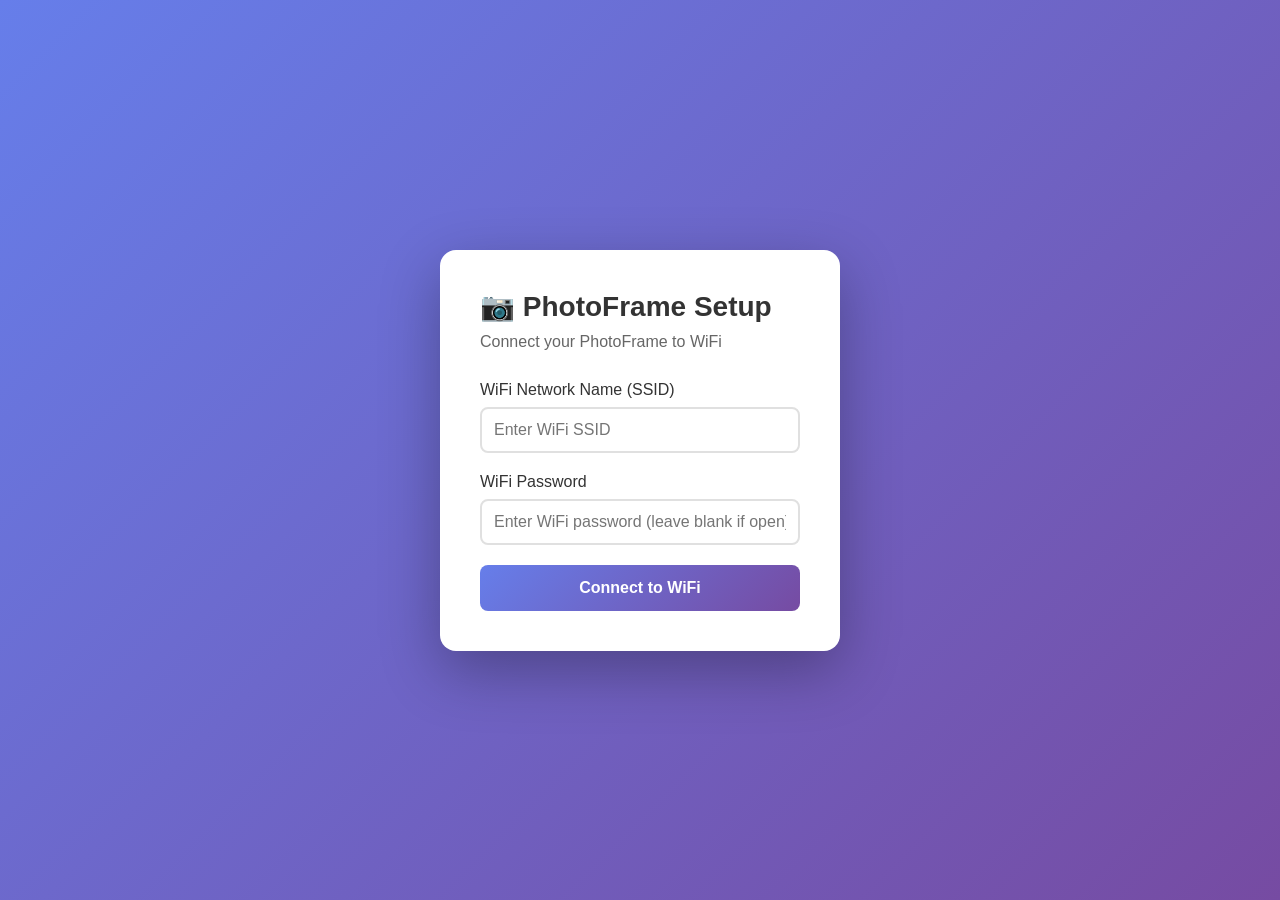
<file: main/webapp/provision.html>
<!DOCTYPE html>
<html lang="en">

<head>
    <meta charset="UTF-8">
    <meta name="viewport" content="width=device-width, initial-scale=1.0">
    <title>PhotoFrame WiFi Setup</title>
    <style>
        * {
            margin: 0;
            padding: 0;
            box-sizing: border-box;
        }

        body {
            font-family: -apple-system, BlinkMacSystemFont, 'Segoe UI', Roboto, sans-serif;
            background: linear-gradient(135deg, #667eea 0%, #764ba2 100%);
            min-height: 100vh;
            display: flex;
            align-items: center;
            justify-content: center;
            padding: 20px;
        }

        .container {
            background: white;
            border-radius: 16px;
            padding: 40px;
            max-width: 400px;
            width: 100%;
            box-shadow: 0 20px 60px rgba(0, 0, 0, 0.3);
        }

        h1 {
            color: #333;
            margin-bottom: 10px;
            font-size: 28px;
        }

        p {
            color: #666;
            margin-bottom: 30px;
        }

        .form-group {
            margin-bottom: 20px;
        }

        label {
            display: block;
            margin-bottom: 8px;
            color: #333;
            font-weight: 500;
        }

        input[type="text"],
        input[type="password"] {
            width: 100%;
            padding: 12px;
            border: 2px solid #e0e0e0;
            border-radius: 8px;
            font-size: 16px;
            transition: border-color 0.3s;
        }

        input:focus {
            outline: none;
            border-color: #667eea;
        }

        button {
            width: 100%;
            padding: 14px;
            background: linear-gradient(135deg, #667eea 0%, #764ba2 100%);
            color: white;
            border: none;
            border-radius: 8px;
            font-size: 16px;
            font-weight: 600;
            cursor: pointer;
            transition: transform 0.2s;
        }

        button:hover {
            transform: translateY(-2px);
        }

        button:active {
            transform: translateY(0);
        }

        .status {
            margin-top: 20px;
            padding: 12px;
            border-radius: 8px;
            display: none;
        }

        .status.success {
            background: #d4edda;
            color: #155724;
            border: 1px solid #c3e6cb;
        }

        .status.info {
            background: #d1ecf1;
            color: #0c5460;
            border: 1px solid #bee5eb;
        }

        .status.error {
            background: #f8d7da;
            color: #721c24;
            border: 1px solid #f5c6cb;
        }

        .spinner {
            display: inline-block;
            width: 14px;
            height: 14px;
            border: 2px solid #0c5460;
            border-top-color: transparent;
            border-radius: 50%;
            animation: spin 0.8s linear infinite;
            margin-right: 8px;
            vertical-align: middle;
        }

        @keyframes spin {
            to {
                transform: rotate(360deg);
            }
        }
    </style>
</head>

<body>
    <div class="container">
        <h1>📷 PhotoFrame Setup</h1>
        <p>Connect your PhotoFrame to WiFi</p>

        <form id="wifiForm">
            <div class="form-group">
                <label for="ssid">WiFi Network Name (SSID)</label>
                <input type="text" id="ssid" name="ssid" required placeholder="Enter WiFi SSID">
            </div>

            <div class="form-group">
                <label for="password">WiFi Password</label>
                <input type="password" id="password" name="password"
                    placeholder="Enter WiFi password (leave blank if open)">
            </div>

            <button type="submit">Connect to WiFi</button>
        </form>

        <div id="status" class="status"></div>
    </div>

    <script>
        document.getElementById('wifiForm').addEventListener('submit', async (e) => {
            e.preventDefault();

            const ssid = document.getElementById('ssid').value;
            const password = document.getElementById('password').value;
            const statusDiv = document.getElementById('status');
            const submitButton = e.target.querySelector('button[type="submit"]');

            // Show submitting state
            submitButton.disabled = true;
            submitButton.textContent = 'Testing...';
            statusDiv.className = 'status info';
            statusDiv.style.display = 'block';
            statusDiv.innerHTML = '<span class="spinner"></span>Testing WiFi connection...';

            const formData = new URLSearchParams();
            formData.append('ssid', ssid);
            formData.append('password', password);

            try {
                const response = await fetch('/save', {
                    method: 'POST',
                    headers: {
                        'Content-Type': 'application/x-www-form-urlencoded'
                    },
                    body: formData.toString()
                });

                if (response.ok) {
                    statusDiv.className = 'status success';
                    statusDiv.innerHTML = '✓ Credentials saved!<br><br>' +
                        '<strong>What happens next:</strong><br>' +
                        '1. Device will restart in 3 seconds<br>' +
                        '2. Device will test connection to "' + ssid + '"<br>' +
                        '3. <strong>If successful:</strong> Access at <strong>http://photoframe.local</strong><br>' +
                        '4. <strong>If failed:</strong> PhotoFrame-Setup AP will reappear - you can retry with correct credentials';

                    setTimeout(() => {
                        statusDiv.innerHTML += '<br><br><strong>Restarting now...</strong><br>' +
                            'Close this page and:<br>' +
                            '• Wait 10-15 seconds for connection test<br>' +
                            '• If successful, reconnect to your WiFi and visit <strong>http://photoframe.local</strong><br>' +
                            '• If failed, reconnect to <strong>PhotoFrame-Setup</strong> to retry';
                    }, 3000);
                } else {
                    submitButton.disabled = false;
                    submitButton.textContent = 'Connect to WiFi';
                    statusDiv.className = 'status error';

                    // Try to get error message from response
                    const text = await response.text();
                    if (text.includes('Connection Failed') || text.includes('connect')) {
                        statusDiv.innerHTML = '✗ <strong>WiFi Connection Failed</strong><br>' +
                            'Could not connect to the network. Please check:<br>' +
                            '• Correct password<br>' +
                            '• Correct SSID<br>' +
                            '• 2.4GHz network (5GHz not supported)<br>' +
                            '• Network is in range';
                    } else {
                        statusDiv.textContent = '✗ An error occurred. Please try again.';
                    }
                }
            } catch (error) {
                submitButton.disabled = false;
                submitButton.textContent = 'Connect to WiFi';
                statusDiv.className = 'status error';
                statusDiv.textContent = '✗ Error: ' + error.message;
            }
        });
    </script>
</body>

</html>
</file>
